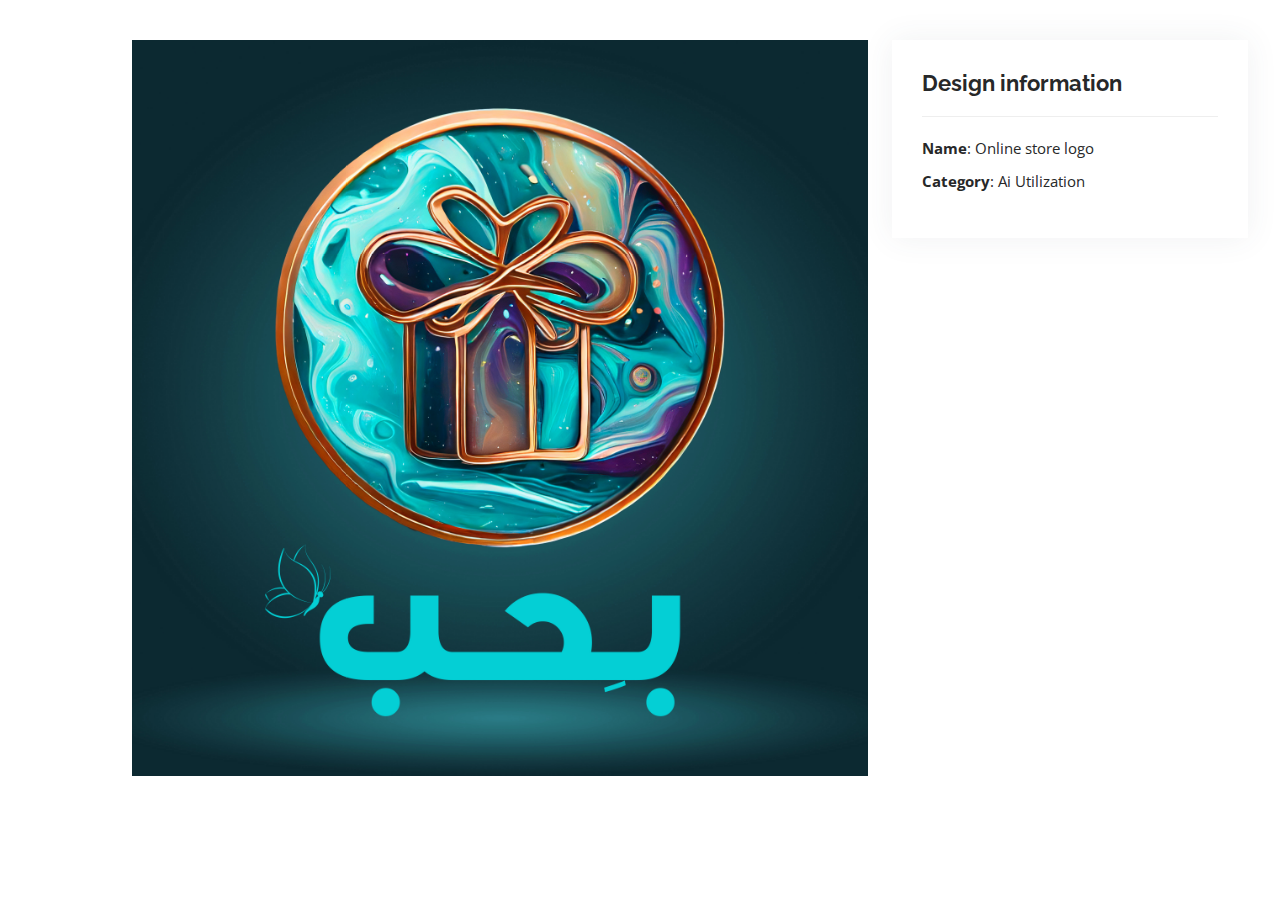
<file: pages/ai.html>
<!DOCTYPE html>
<html lang="en">

<head>
  <meta charset="utf-8">
  <meta content="width=device-width, initial-scale=1.0" name="viewport">

  <title>Mos3ad</title>
  <meta content="graphic designer freelancer" name="description">
  <meta content="graphic designer freelancer" name="keywords">

  <!-- Favicons -->
  <link href="../img/portfolio/logo.png" rel="icon">
  <link href="../img/portfolio/logo.png" rel="apple-touch-icon">

  <!-- Google Fonts -->
  <link href="https://fonts.googleapis.com/css?family=Open+Sans:300,300i,400,400i,600,600i,700,700i|Raleway:300,300i,400,400i,500,500i,600,600i,700,700i|Poppins:300,300i,400,400i,500,500i,600,600i,700,700i" rel="stylesheet">

  <!-- Vendor CSS Files -->
  <link href="../vendor/aos/aos.css" rel="stylesheet">
  <link href="../vendor/bootstrap/css/bootstrap.min.css" rel="stylesheet">
  <link href="../vendor/bootstrap-icons/bootstrap-icons.css" rel="stylesheet">
  <link href="../vendor/boxicons/css/boxicons.min.css" rel="stylesheet">
  <link href="../vendor/glightbox/css/glightbox.min.css" rel="stylesheet">
  <link href="../vendor/swiper/swiper-bundle.min.css" rel="stylesheet">

  <!-- Template Main CSS File -->
  <link href="../css/style.css" rel="stylesheet">


</head>

<body>

  <main id="main">

    <!-- ======= Portfolio Details Section ======= -->
    <section id="portfolio-details" class="portfolio-details">
      <div class="container">

        <div class="row gy-4">

          <div class="col-lg-8">
            <div class="portfolio-details-slider swiper">
              <div class="swiper-wrapper align-items-center">

                <div class="swiper-slide">
                  <img src="../img/portfolio/ai.jpg" alt="">
                </div>


              </div>
              <div class="swiper-pagination"></div>
            </div>
          </div>

          <div class="col-lg-4">
            <div class="portfolio-info">
              <h3>Design information</h3>
              <ul>
                <li><strong>Name</strong>: Online store logo</li>
                <li><strong>Category</strong>: Ai Utilization</li>
              </ul>
            </div>

          </div>

        </div>

      </div>
    </section><!-- End Portfolio Details Section -->

  </main><!-- End #main -->

 

  <!-- Vendor JS Files -->
  <script src="../vendor/purecounter/purecounter_vanilla.js"></script>
  <script src="../vendor/aos/aos.js"></script>
  <script src="../vendor/bootstrap/js/bootstrap.bundle.min.js"></script>
  <script src="../vendor/glightbox/js/glightbox.min.js"></script>
  <script src="../vendor/isotope-layout/isotope.pkgd.min.js"></script>
  <script src="../vendor/swiper/swiper-bundle.min.js"></script>
  <script src="../vendor/typed.js/typed.umd.js"></script>
  <script src="../vendor/waypoints/noframework.waypoints.js"></script>

  <!-- Template Main JS File -->
  <script src="../js/main.js"></script>

</body>

</html>
</file>
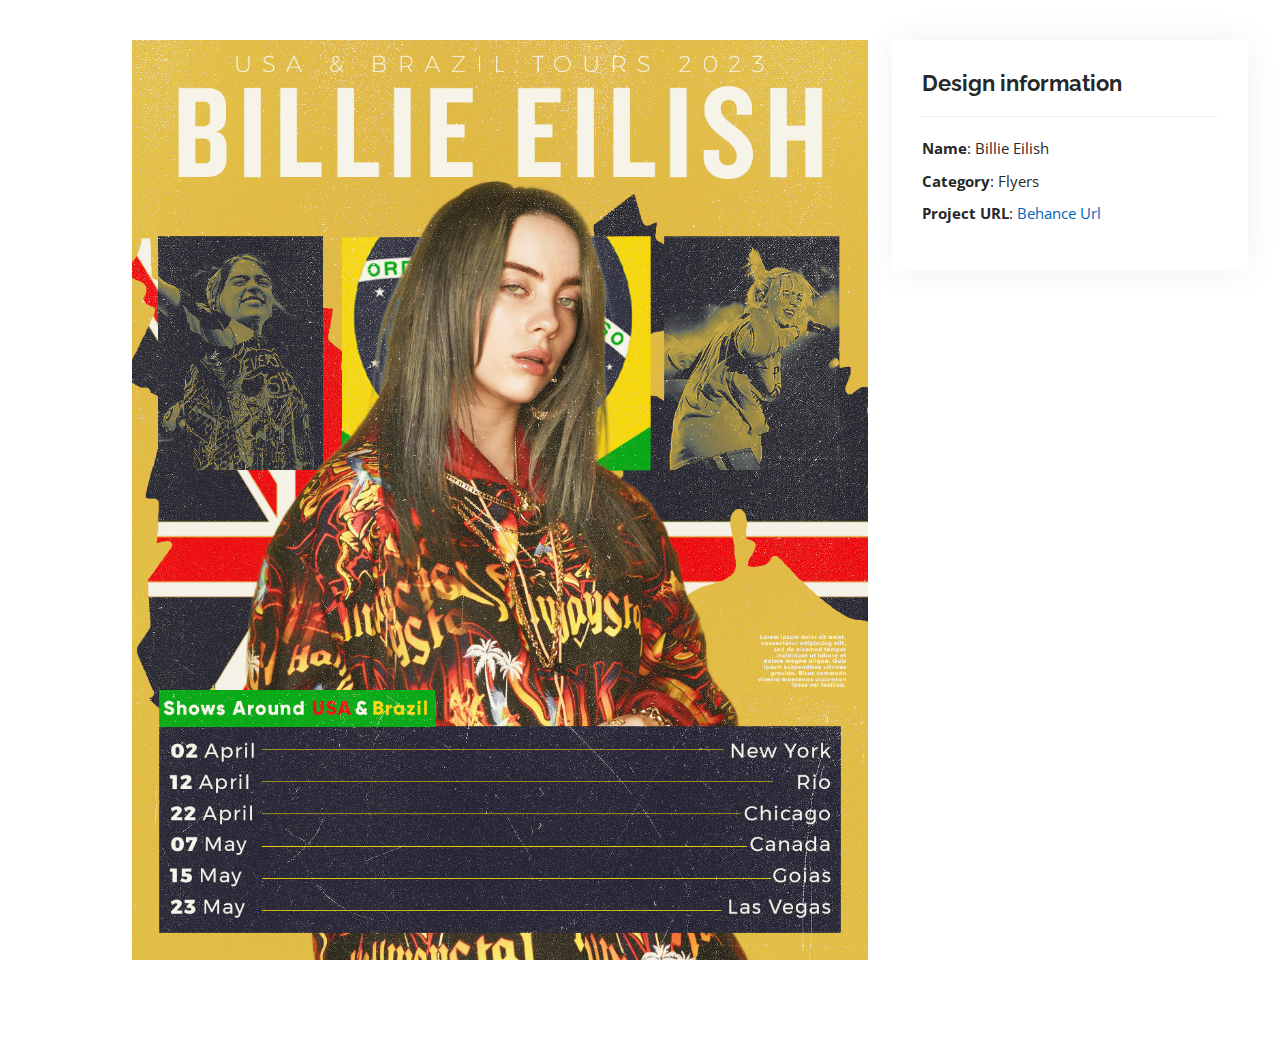
<file: pages/billie.html>
<!DOCTYPE html>
<html lang="en">

<head>
  <meta charset="utf-8">
  <meta content="width=device-width, initial-scale=1.0" name="viewport">

  <title>Mos3ad</title>
  <meta content="graphic designer freelancer" name="description">
  <meta content="graphic designer freelancer" name="keywords">

  <!-- Favicons -->
  <link href="../img/portfolio/logo.png" rel="icon">
  <link href="../img/portfolio/logo.png" rel="apple-touch-icon">

  <!-- Google Fonts -->
  <link href="https://fonts.googleapis.com/css?family=Open+Sans:300,300i,400,400i,600,600i,700,700i|Raleway:300,300i,400,400i,500,500i,600,600i,700,700i|Poppins:300,300i,400,400i,500,500i,600,600i,700,700i" rel="stylesheet">

  <!-- Vendor CSS Files -->
  <link href="../vendor/aos/aos.css" rel="stylesheet">
  <link href="../vendor/bootstrap/css/bootstrap.min.css" rel="stylesheet">
  <link href="../vendor/bootstrap-icons/bootstrap-icons.css" rel="stylesheet">
  <link href="../vendor/boxicons/css/boxicons.min.css" rel="stylesheet">
  <link href="../vendor/glightbox/css/glightbox.min.css" rel="stylesheet">
  <link href="../vendor/swiper/swiper-bundle.min.css" rel="stylesheet">

  <!-- Template Main CSS File -->
  <link href="../css/style.css" rel="stylesheet">


</head>

<body>

  <main id="main">

    <!-- ======= Portfolio Details Section ======= -->
    <section id="portfolio-details" class="portfolio-details">
      <div class="container">

        <div class="row gy-4">

          <div class="col-lg-8">
            <div class="portfolio-details-slider swiper">
              <div class="swiper-wrapper align-items-center">

                <div class="swiper-slide">
                  <img src="../img/portfolio/Billie.png" alt="">
                </div>


              </div>
              <div class="swiper-pagination"></div>
            </div>
          </div>

          <div class="col-lg-4">
            <div class="portfolio-info">
              <h3>Design information</h3>
              <ul>
                <li><strong>Name</strong>: Billie Eilish</li>
                <li><strong>Category</strong>: Flyers</li>
                <li><strong>Project URL</strong>: <a href="https://www.behance.net/gallery/178649031/Billie-Eilish-Flyer-Poster-_UNOFFICIAL_" target="_blank">Behance Url</a></li>
              </ul>
            </div>

          </div>

        </div>

      </div>
    </section><!-- End Portfolio Details Section -->

  </main><!-- End #main -->

 

  <!-- Vendor JS Files -->
  <script src="../vendor/purecounter/purecounter_vanilla.js"></script>
  <script src="../vendor/aos/aos.js"></script>
  <script src="../vendor/bootstrap/js/bootstrap.bundle.min.js"></script>
  <script src="../vendor/glightbox/js/glightbox.min.js"></script>
  <script src="../vendor/isotope-layout/isotope.pkgd.min.js"></script>
  <script src="../vendor/swiper/swiper-bundle.min.js"></script>
  <script src="../vendor/typed.js/typed.umd.js"></script>
  <script src="../vendor/waypoints/noframework.waypoints.js"></script>

  <!-- Template Main JS File -->
  <script src="../js/main.js"></script>

</body>

</html>
</file>
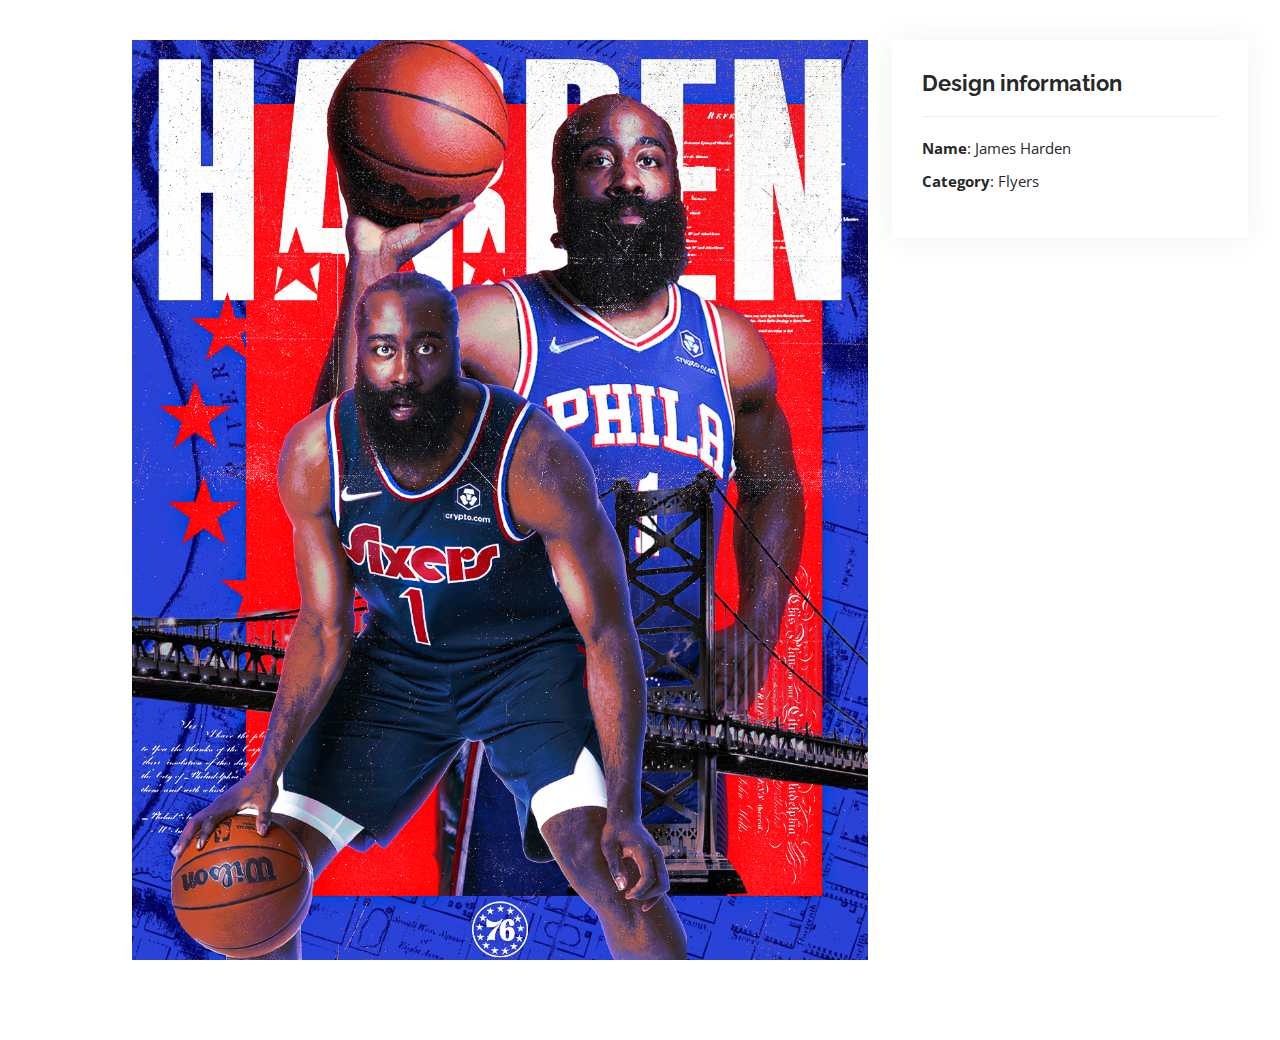
<file: pages/harden.html>
<!DOCTYPE html>
<html lang="en">

<head>
  <meta charset="utf-8">
  <meta content="width=device-width, initial-scale=1.0" name="viewport">

  <title>Mos3ad</title>
  <meta content="graphic designer freelancer" name="description">
  <meta content="graphic designer freelancer" name="keywords">

  <!-- Favicons -->
  <link href="../img/portfolio/logo.png" rel="icon">
  <link href="../img/portfolio/logo.png" rel="apple-touch-icon">

  <!-- Google Fonts -->
  <link href="https://fonts.googleapis.com/css?family=Open+Sans:300,300i,400,400i,600,600i,700,700i|Raleway:300,300i,400,400i,500,500i,600,600i,700,700i|Poppins:300,300i,400,400i,500,500i,600,600i,700,700i" rel="stylesheet">

  <!-- Vendor CSS Files -->
  <link href="../vendor/aos/aos.css" rel="stylesheet">
  <link href="../vendor/bootstrap/css/bootstrap.min.css" rel="stylesheet">
  <link href="../vendor/bootstrap-icons/bootstrap-icons.css" rel="stylesheet">
  <link href="../vendor/boxicons/css/boxicons.min.css" rel="stylesheet">
  <link href="../vendor/glightbox/css/glightbox.min.css" rel="stylesheet">
  <link href="../vendor/swiper/swiper-bundle.min.css" rel="stylesheet">

  <!-- Template Main CSS File -->
  <link href="../css/style.css" rel="stylesheet">


</head>

<body>

  <main id="main">

    <!-- ======= Portfolio Details Section ======= -->
    <section id="portfolio-details" class="portfolio-details">
      <div class="container">

        <div class="row gy-4">

          <div class="col-lg-8">
            <div class="portfolio-details-slider swiper">
              <div class="swiper-wrapper align-items-center">

                <div class="swiper-slide">
                  <img src="../img/portfolio/harden.png" alt="">
                </div>


              </div>
              <div class="swiper-pagination"></div>
            </div>
          </div>

          <div class="col-lg-4">
            <div class="portfolio-info">
              <h3>Design information</h3>
              <ul>
                <li><strong>Name</strong>: James Harden</li>
                <li><strong>Category</strong>: Flyers</li>
              </ul>
            </div>
          </div>

        </div>

      </div>
    </section><!-- End Portfolio Details Section -->

  </main><!-- End #main -->

 

  <!-- Vendor JS Files -->
  <script src="../vendor/purecounter/purecounter_vanilla.js"></script>
  <script src="../vendor/aos/aos.js"></script>
  <script src="../vendor/bootstrap/js/bootstrap.bundle.min.js"></script>
  <script src="../vendor/glightbox/js/glightbox.min.js"></script>
  <script src="../vendor/isotope-layout/isotope.pkgd.min.js"></script>
  <script src="../vendor/swiper/swiper-bundle.min.js"></script>
  <script src="../vendor/typed.js/typed.umd.js"></script>
  <script src="../vendor/waypoints/noframework.waypoints.js"></script>

  <!-- Template Main JS File -->
  <script src="../js/main.js"></script>

</body>

</html>
</file>
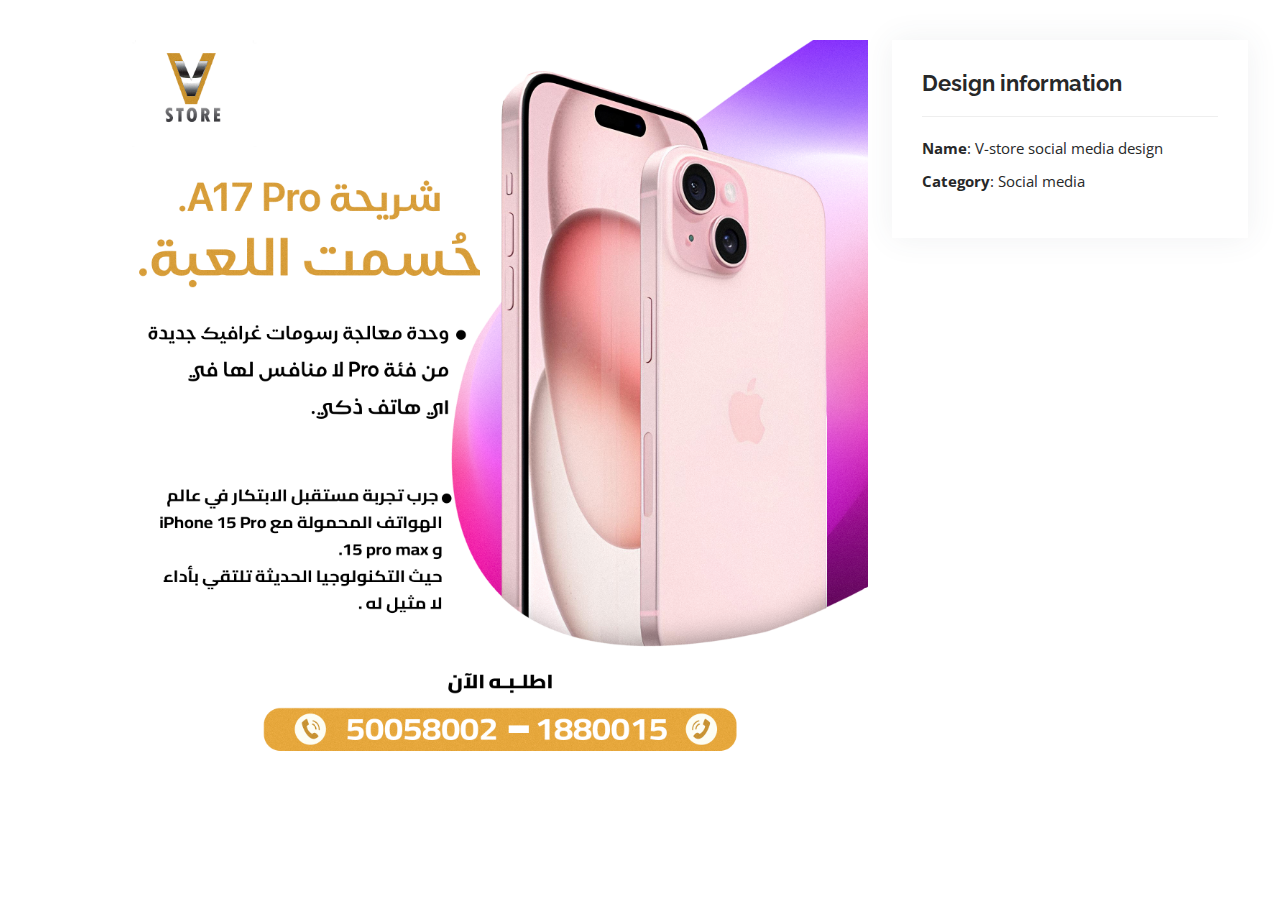
<file: pages/iphone.html>
<!DOCTYPE html>
<html lang="en">

<head>
  <meta charset="utf-8">
  <meta content="width=device-width, initial-scale=1.0" name="viewport">

  <title>Mos3ad</title>
  <meta content="graphic designer freelancer" name="description">
  <meta content="graphic designer freelancer" name="keywords">

  <!-- Favicons -->
  <link href="../img/portfolio/logo.png" rel="icon">
  <link href="../img/portfolio/logo.png" rel="apple-touch-icon">

  <!-- Google Fonts -->
  <link href="https://fonts.googleapis.com/css?family=Open+Sans:300,300i,400,400i,600,600i,700,700i|Raleway:300,300i,400,400i,500,500i,600,600i,700,700i|Poppins:300,300i,400,400i,500,500i,600,600i,700,700i" rel="stylesheet">

  <!-- Vendor CSS Files -->
  <link href="../vendor/aos/aos.css" rel="stylesheet">
  <link href="../vendor/bootstrap/css/bootstrap.min.css" rel="stylesheet">
  <link href="../vendor/bootstrap-icons/bootstrap-icons.css" rel="stylesheet">
  <link href="../vendor/boxicons/css/boxicons.min.css" rel="stylesheet">
  <link href="../vendor/glightbox/css/glightbox.min.css" rel="stylesheet">
  <link href="../vendor/swiper/swiper-bundle.min.css" rel="stylesheet">

  <!-- Template Main CSS File -->
  <link href="../css/style.css" rel="stylesheet">


</head>

<body>

  <main id="main">

    <!-- ======= Portfolio Details Section ======= -->
    <section id="portfolio-details" class="portfolio-details">
      <div class="container">

        <div class="row gy-4">

          <div class="col-lg-8">
            <div class="portfolio-details-slider swiper">
              <div class="swiper-wrapper align-items-center">

                <div class="swiper-slide">
                  <img src="../img/portfolio/iphone.png" alt="">
                </div>


              </div>
              <div class="swiper-pagination"></div>
            </div>
          </div>

          <div class="col-lg-4">
            <div class="portfolio-info">
              <h3>Design information</h3>
              <ul>
                  <li><strong>Name</strong>: V-store social media design</li>
                  <li><strong>Category</strong>: Social media</li>
              </ul>
            </div>
            
          </div>

        </div>

      </div>
    </section><!-- End Portfolio Details Section -->

  </main><!-- End #main -->

 

  <!-- Vendor JS Files -->
  <script src="../vendor/purecounter/purecounter_vanilla.js"></script>
  <script src="../vendor/aos/aos.js"></script>
  <script src="../vendor/bootstrap/js/bootstrap.bundle.min.js"></script>
  <script src="../vendor/glightbox/js/glightbox.min.js"></script>
  <script src="../vendor/isotope-layout/isotope.pkgd.min.js"></script>
  <script src="../vendor/swiper/swiper-bundle.min.js"></script>
  <script src="../vendor/typed.js/typed.umd.js"></script>
  <script src="../vendor/waypoints/noframework.waypoints.js"></script>

  <!-- Template Main JS File -->
  <script src="../js/main.js"></script>

</body>

</html>
</file>
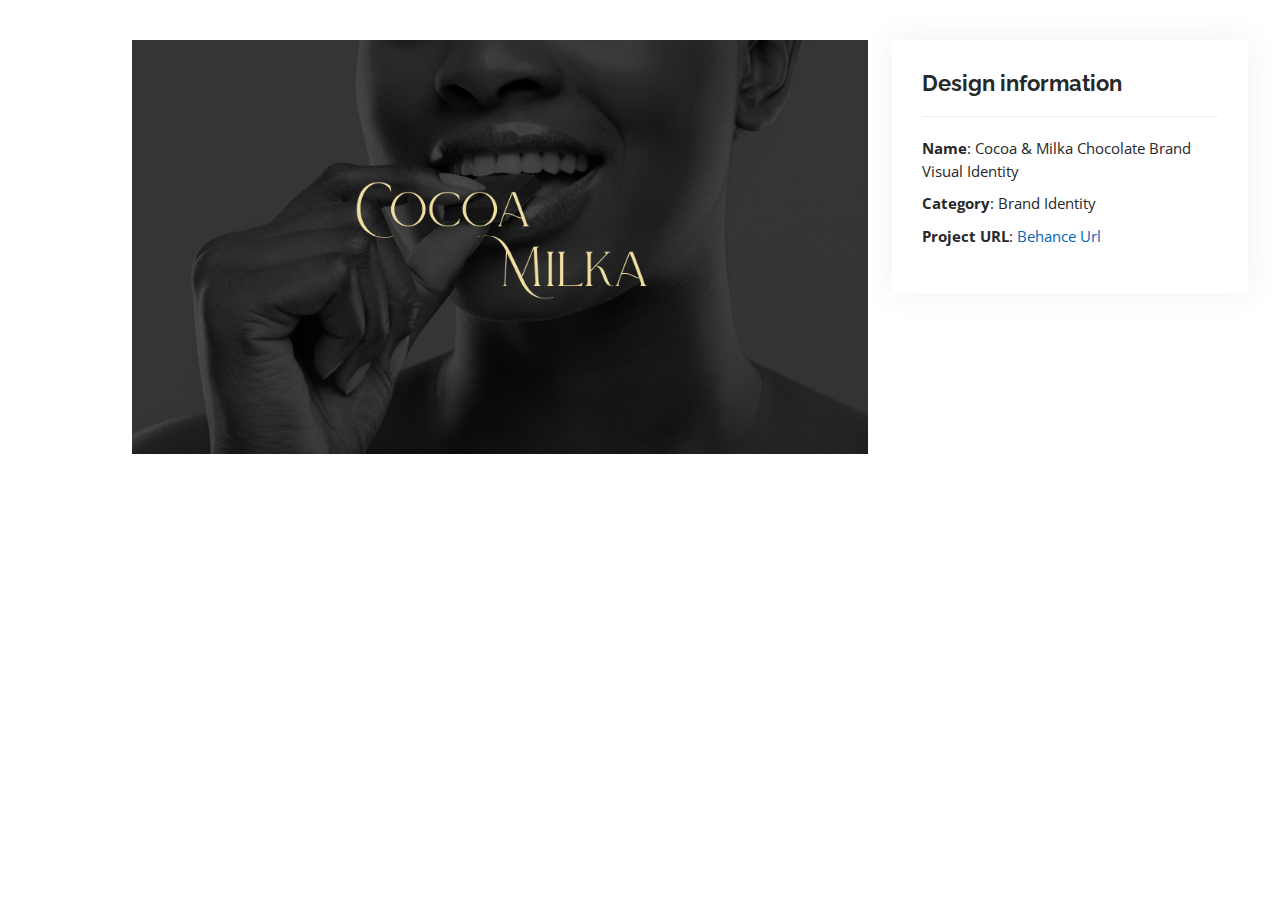
<file: pages/milka.html>
<!DOCTYPE html>
<html lang="en">
  <head>
    <meta charset="utf-8" />
    <meta content="width=device-width, initial-scale=1.0" name="viewport" />

    <title>Mos3ad</title>
    <meta content="graphic designer freelancer" name="description" />
    <meta content="graphic designer freelancer" name="keywords" />

    <!-- Favicons -->
    <link href="../img/portfolio/logo.png" rel="icon" />
    <link href="../img/portfolio/logo.png" rel="apple-touch-icon" />

    <!-- Google Fonts -->
    <link
      href="https://fonts.googleapis.com/css?family=Open+Sans:300,300i,400,400i,600,600i,700,700i|Raleway:300,300i,400,400i,500,500i,600,600i,700,700i|Poppins:300,300i,400,400i,500,500i,600,600i,700,700i"
      rel="stylesheet"
    />

    <!-- Vendor CSS Files -->
    <link href="../vendor/aos/aos.css" rel="stylesheet" />
    <link href="../vendor/bootstrap/css/bootstrap.min.css" rel="stylesheet" />
    <link
      href="../vendor/bootstrap-icons/bootstrap-icons.css"
      rel="stylesheet"
    />
    <link href="../vendor/boxicons/css/boxicons.min.css" rel="stylesheet" />
    <link href="../vendor/glightbox/css/glightbox.min.css" rel="stylesheet" />
    <link href="../vendor/swiper/swiper-bundle.min.css" rel="stylesheet" />

    <!-- Template Main CSS File -->
    <link href="../css/style.css" rel="stylesheet" />
  </head>

  <body>
    <main id="main">
      <!-- ======= Portfolio Details Section ======= -->
      <section id="portfolio-details" class="portfolio-details">
        <div class="container">
          <div class="row gy-4">
            <div class="col-lg-8">
              <div class="portfolio-details-slider swiper">
                <div class="swiper-wrapper align-items-center">
                  <div class="swiper-slide">
                    <img src="../img/portfolio/milka.png" alt="" />
                  </div>
                </div>
                <div class="swiper-pagination"></div>
              </div>
            </div>

            <div class="col-lg-4">
              <div class="portfolio-info">
                <h3>Design information</h3>
                <ul>
                  <li>
                    <strong>Name</strong>: Cocoa & Milka Chocolate Brand Visual
                    Identity
                  </li>
                  <li><strong>Category</strong>: Brand Identity</li>
                  <li>
                    <strong>Project URL</strong>:
                    <a
                      href="https://www.behance.net/gallery/181568077/Cocoa-milka-Chocolate-Brand-Visual-Identity"
                      target="_blank"
                      >Behance Url</a
                    >
                  </li>
                </ul>
              </div>
            </div>
          </div>
        </div>
      </section>
      <!-- End Portfolio Details Section -->
    </main>
    <!-- End #main -->

    <!-- Vendor JS Files -->
    <script src="../vendor/purecounter/purecounter_vanilla.js"></script>
    <script src="../vendor/aos/aos.js"></script>
    <script src="../vendor/bootstrap/js/bootstrap.bundle.min.js"></script>
    <script src="../vendor/glightbox/js/glightbox.min.js"></script>
    <script src="../vendor/isotope-layout/isotope.pkgd.min.js"></script>
    <script src="../vendor/swiper/swiper-bundle.min.js"></script>
    <script src="../vendor/typed.js/typed.umd.js"></script>
    <script src="../vendor/waypoints/noframework.waypoints.js"></script>

    <!-- Template Main JS File -->
    <script src="../js/main.js"></script>
  </body>
</html>
</file>
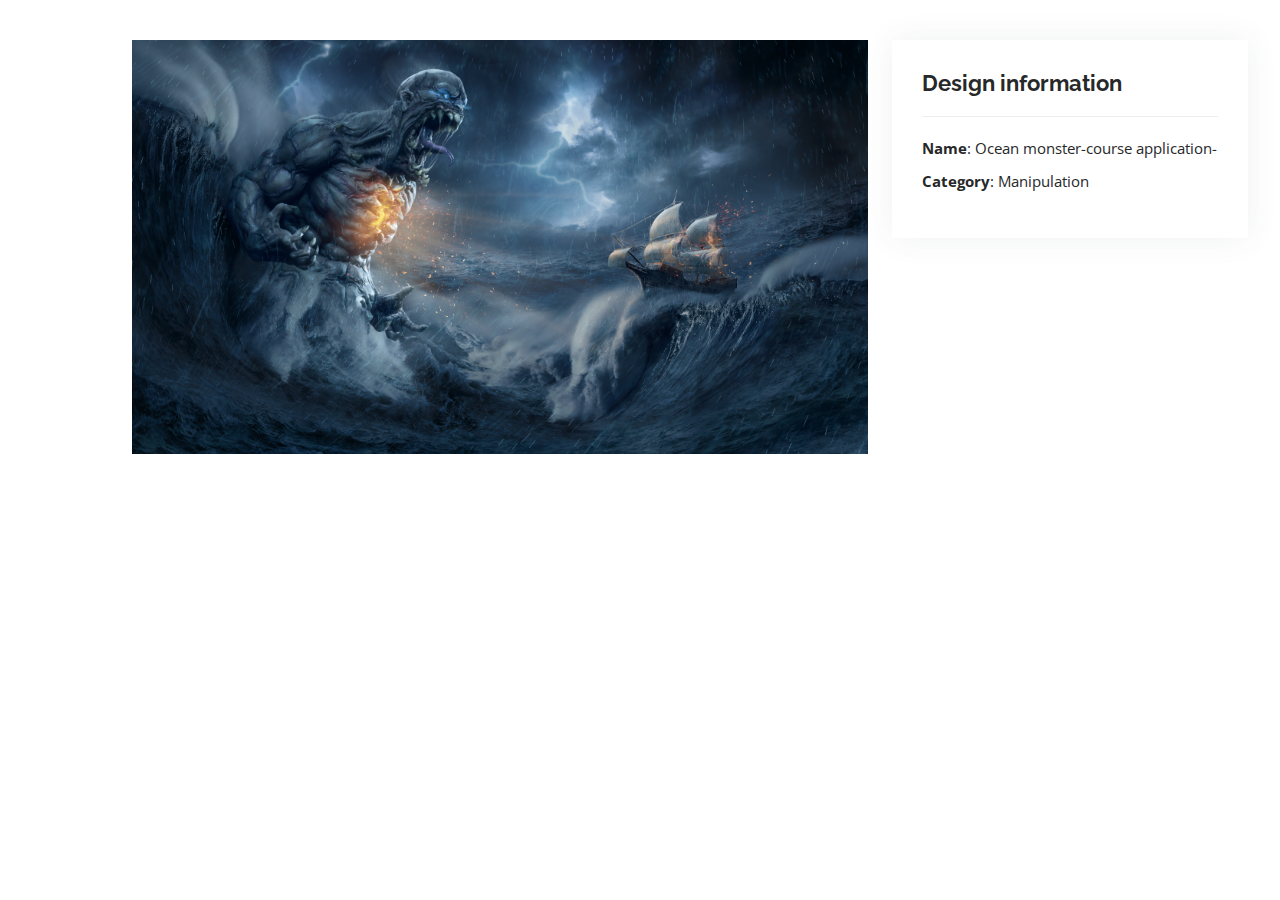
<file: pages/ocean.html>
<!DOCTYPE html>
<html lang="en">

<head>
  <meta charset="utf-8">
  <meta content="width=device-width, initial-scale=1.0" name="viewport">

  <title>Mos3ad</title>
  <meta content="graphic designer freelancer" name="description">
  <meta content="graphic designer freelancer" name="keywords">

  <!-- Favicons -->
  <link href="../img/portfolio/logo.png" rel="icon">
  <link href="../img/portfolio/logo.png" rel="apple-touch-icon">

  <!-- Google Fonts -->
  <link href="https://fonts.googleapis.com/css?family=Open+Sans:300,300i,400,400i,600,600i,700,700i|Raleway:300,300i,400,400i,500,500i,600,600i,700,700i|Poppins:300,300i,400,400i,500,500i,600,600i,700,700i" rel="stylesheet">

  <!-- Vendor CSS Files -->
  <link href="../vendor/aos/aos.css" rel="stylesheet">
  <link href="../vendor/bootstrap/css/bootstrap.min.css" rel="stylesheet">
  <link href="../vendor/bootstrap-icons/bootstrap-icons.css" rel="stylesheet">
  <link href="../vendor/boxicons/css/boxicons.min.css" rel="stylesheet">
  <link href="../vendor/glightbox/css/glightbox.min.css" rel="stylesheet">
  <link href="../vendor/swiper/swiper-bundle.min.css" rel="stylesheet">

  <!-- Template Main CSS File -->
  <link href="../css/style.css" rel="stylesheet">


</head>

<body>

  <main id="main">

    <!-- ======= Portfolio Details Section ======= -->
    <section id="portfolio-details" class="portfolio-details">
      <div class="container">

        <div class="row gy-4">

          <div class="col-lg-8">
            <div class="portfolio-details-slider swiper">
              <div class="swiper-wrapper align-items-center">

                <div class="swiper-slide">
                  <img src="../img/portfolio/full.jpg" alt="">
                </div>


              </div>
              <div class="swiper-pagination"></div>
            </div>
          </div>

          <div class="col-lg-4">
            <div class="portfolio-info">
              <h3>Design information</h3>
              <ul>
                <li><strong>Name</strong>: Ocean monster-course application-</li>
                <li><strong>Category</strong>: Manipulation</li>
              </ul>
            </div>

          </div>

        </div>

      </div>
    </section><!-- End Portfolio Details Section -->

  </main><!-- End #main -->

 

  <!-- Vendor JS Files -->
  <script src="../vendor/purecounter/purecounter_vanilla.js"></script>
  <script src="../vendor/aos/aos.js"></script>
  <script src="../vendor/bootstrap/js/bootstrap.bundle.min.js"></script>
  <script src="../vendor/glightbox/js/glightbox.min.js"></script>
  <script src="../vendor/isotope-layout/isotope.pkgd.min.js"></script>
  <script src="../vendor/swiper/swiper-bundle.min.js"></script>
  <script src="../vendor/typed.js/typed.umd.js"></script>
  <script src="../vendor/waypoints/noframework.waypoints.js"></script>

  <!-- Template Main JS File -->
  <script src="../js/main.js"></script>

</body>

</html>
</file>
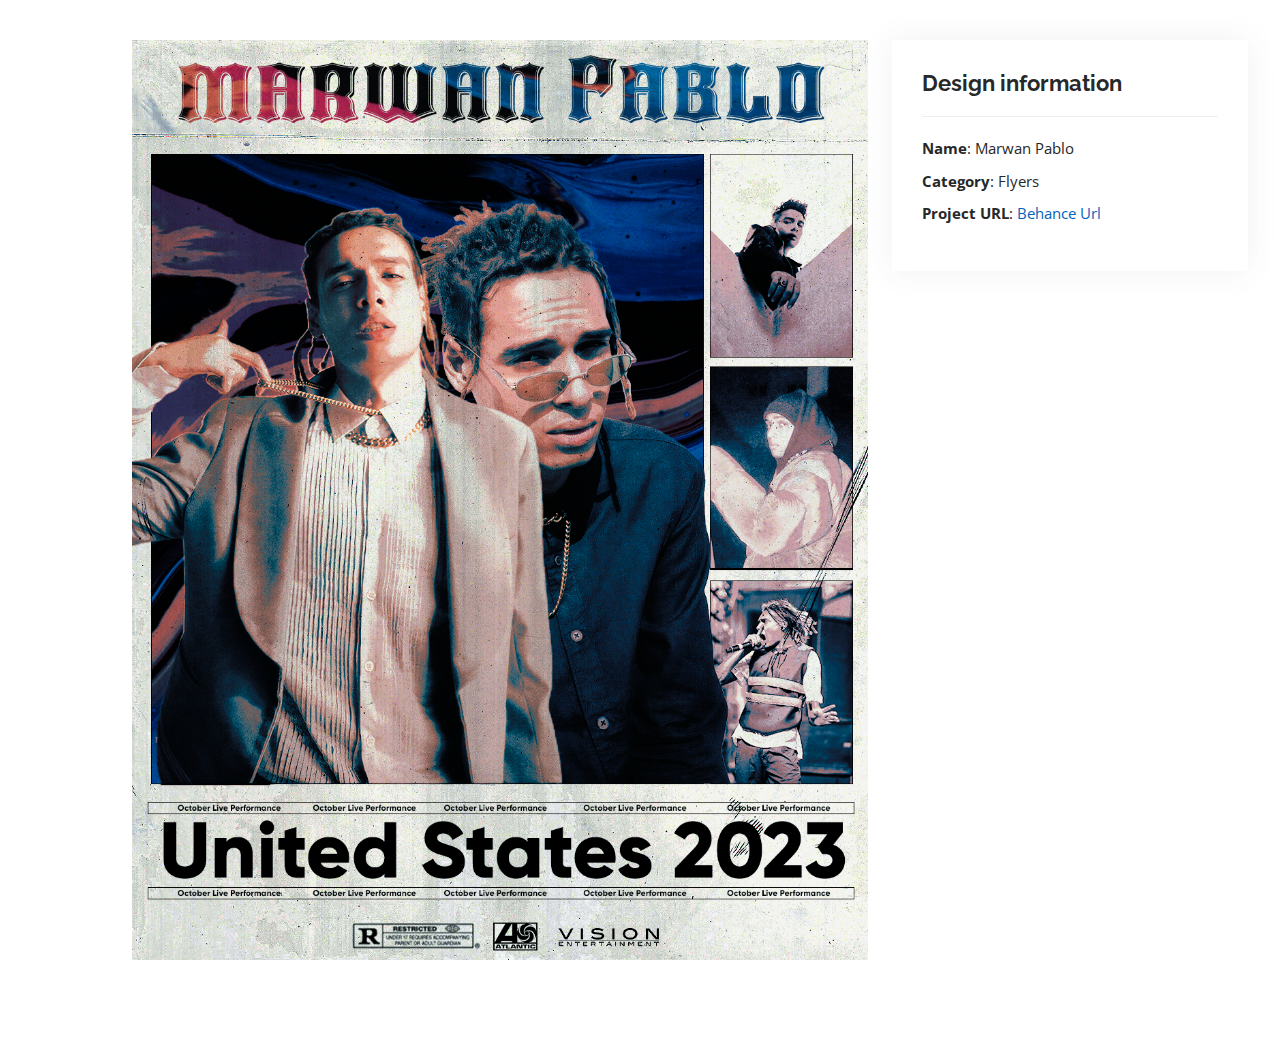
<file: pages/pablo.html>
<!DOCTYPE html>
<html lang="en">

<head>
  <meta charset="utf-8">
  <meta content="width=device-width, initial-scale=1.0" name="viewport">

  <title>Mos3ad</title>
  <meta content="graphic designer freelancer" name="description">
  <meta content="graphic designer freelancer" name="keywords">

  <!-- Favicons -->
  <link href="../img/portfolio/logo.png" rel="icon">
  <link href="../img/portfolio/logo.png" rel="apple-touch-icon">

  <!-- Google Fonts -->
  <link href="https://fonts.googleapis.com/css?family=Open+Sans:300,300i,400,400i,600,600i,700,700i|Raleway:300,300i,400,400i,500,500i,600,600i,700,700i|Poppins:300,300i,400,400i,500,500i,600,600i,700,700i" rel="stylesheet">

  <!-- Vendor CSS Files -->
  <link href="../vendor/aos/aos.css" rel="stylesheet">
  <link href="../vendor/bootstrap/css/bootstrap.min.css" rel="stylesheet">
  <link href="../vendor/bootstrap-icons/bootstrap-icons.css" rel="stylesheet">
  <link href="../vendor/boxicons/css/boxicons.min.css" rel="stylesheet">
  <link href="../vendor/glightbox/css/glightbox.min.css" rel="stylesheet">
  <link href="../vendor/swiper/swiper-bundle.min.css" rel="stylesheet">

  <!-- Template Main CSS File -->
  <link href="../css/style.css" rel="stylesheet">


</head>

<body>

  <main id="main">

    <!-- ======= Portfolio Details Section ======= -->
    <section id="portfolio-details" class="portfolio-details">
      <div class="container">

        <div class="row gy-4">

          <div class="col-lg-8">
            <div class="portfolio-details-slider swiper">
              <div class="swiper-wrapper align-items-center">

                <div class="swiper-slide">
                  <img src="../img/portfolio/Pablo.png" alt="">
                </div>


              </div>
              <div class="swiper-pagination"></div>
            </div>
          </div>

          <div class="col-lg-4">
            <div class="portfolio-info">
              <h3>Design information</h3>
              <ul>
                <li><strong>Name</strong>: Marwan Pablo</li>
                <li><strong>Category</strong>: Flyers</li>
                <li><strong>Project URL</strong>: <a href="https://www.behance.net/gallery/178739063/Marwan-Pablo-FlyerPoster-_UNOFFICIAL_" target="_blank">Behance Url</a></li>
              </ul>
            </div>

          </div>

        </div>

      </div>
    </section><!-- End Portfolio Details Section -->

  </main><!-- End #main -->

 

  <!-- Vendor JS Files -->
  <script src="../vendor/purecounter/purecounter_vanilla.js"></script>
  <script src="../vendor/aos/aos.js"></script>
  <script src="../vendor/bootstrap/js/bootstrap.bundle.min.js"></script>
  <script src="../vendor/glightbox/js/glightbox.min.js"></script>
  <script src="../vendor/isotope-layout/isotope.pkgd.min.js"></script>
  <script src="../vendor/swiper/swiper-bundle.min.js"></script>
  <script src="../vendor/typed.js/typed.umd.js"></script>
  <script src="../vendor/waypoints/noframework.waypoints.js"></script>

  <!-- Template Main JS File -->
  <script src="../js/main.js"></script>

</body>

</html>
</file>
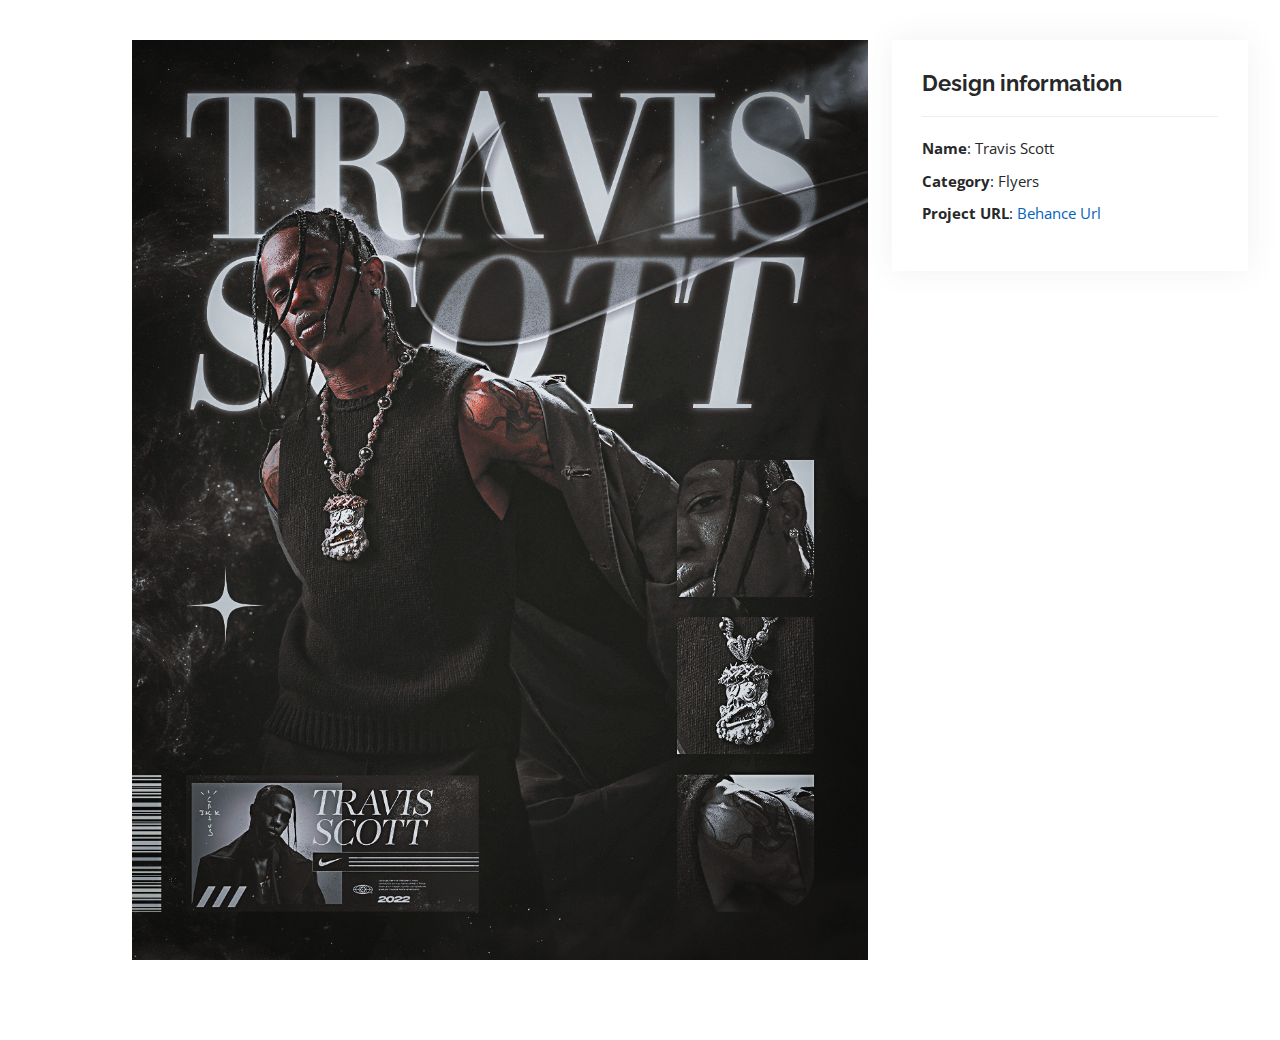
<file: pages/travis.html>
<!DOCTYPE html>
<html lang="en">

<head>
  <meta charset="utf-8">
  <meta content="width=device-width, initial-scale=1.0" name="viewport">

  <title>Mos3ad</title>
  <meta content="graphic designer freelancer" name="description">
  <meta content="graphic designer freelancer" name="keywords">

  <!-- Favicons -->
  <link href="../img/portfolio/logo.png" rel="icon">
  <link href="../img/portfolio/logo.png" rel="apple-touch-icon">

  <!-- Google Fonts -->
  <link href="https://fonts.googleapis.com/css?family=Open+Sans:300,300i,400,400i,600,600i,700,700i|Raleway:300,300i,400,400i,500,500i,600,600i,700,700i|Poppins:300,300i,400,400i,500,500i,600,600i,700,700i" rel="stylesheet">

  <!-- Vendor CSS Files -->
  <link href="../vendor/aos/aos.css" rel="stylesheet">
  <link href="../vendor/bootstrap/css/bootstrap.min.css" rel="stylesheet">
  <link href="../vendor/bootstrap-icons/bootstrap-icons.css" rel="stylesheet">
  <link href="../vendor/boxicons/css/boxicons.min.css" rel="stylesheet">
  <link href="../vendor/glightbox/css/glightbox.min.css" rel="stylesheet">
  <link href="../vendor/swiper/swiper-bundle.min.css" rel="stylesheet">

  <!-- Template Main CSS File -->
  <link href="../css/style.css" rel="stylesheet">


</head>

<body>

  <main id="main">

    <!-- ======= Portfolio Details Section ======= -->
    <section id="portfolio-details" class="portfolio-details">
      <div class="container">

        <div class="row gy-4">

          <div class="col-lg-8">
            <div class="portfolio-details-slider swiper">
              <div class="swiper-wrapper align-items-center">

                <div class="swiper-slide">
                  <img src="../img/portfolio/travis.png" alt="">
                </div>


              </div>
              <div class="swiper-pagination"></div>
            </div>
          </div>

          <div class="col-lg-4">
            <div class="portfolio-info">
              <h3>Design information</h3>
              <ul>
                <li><strong>Name</strong>: Travis Scott</li>
                <li><strong>Category</strong>: Flyers</li>
                <li><strong>Project URL</strong>: <a href="https://www.behance.net/gallery/178599205/Travis-Scott-Flyer-Poster-_UNOFFICIAL_" target="_blank">Behance Url</a></li>
              </ul>
            </div>

          </div>

        </div>

      </div>
    </section><!-- End Portfolio Details Section -->

  </main><!-- End #main -->

 

  <!-- Vendor JS Files -->
  <script src="../vendor/purecounter/purecounter_vanilla.js"></script>
  <script src="../vendor/aos/aos.js"></script>
  <script src="../vendor/bootstrap/js/bootstrap.bundle.min.js"></script>
  <script src="../vendor/glightbox/js/glightbox.min.js"></script>
  <script src="../vendor/isotope-layout/isotope.pkgd.min.js"></script>
  <script src="../vendor/swiper/swiper-bundle.min.js"></script>
  <script src="../vendor/typed.js/typed.umd.js"></script>
  <script src="../vendor/waypoints/noframework.waypoints.js"></script>

  <!-- Template Main JS File -->
  <script src="../js/main.js"></script>

</body>

</html>
</file>
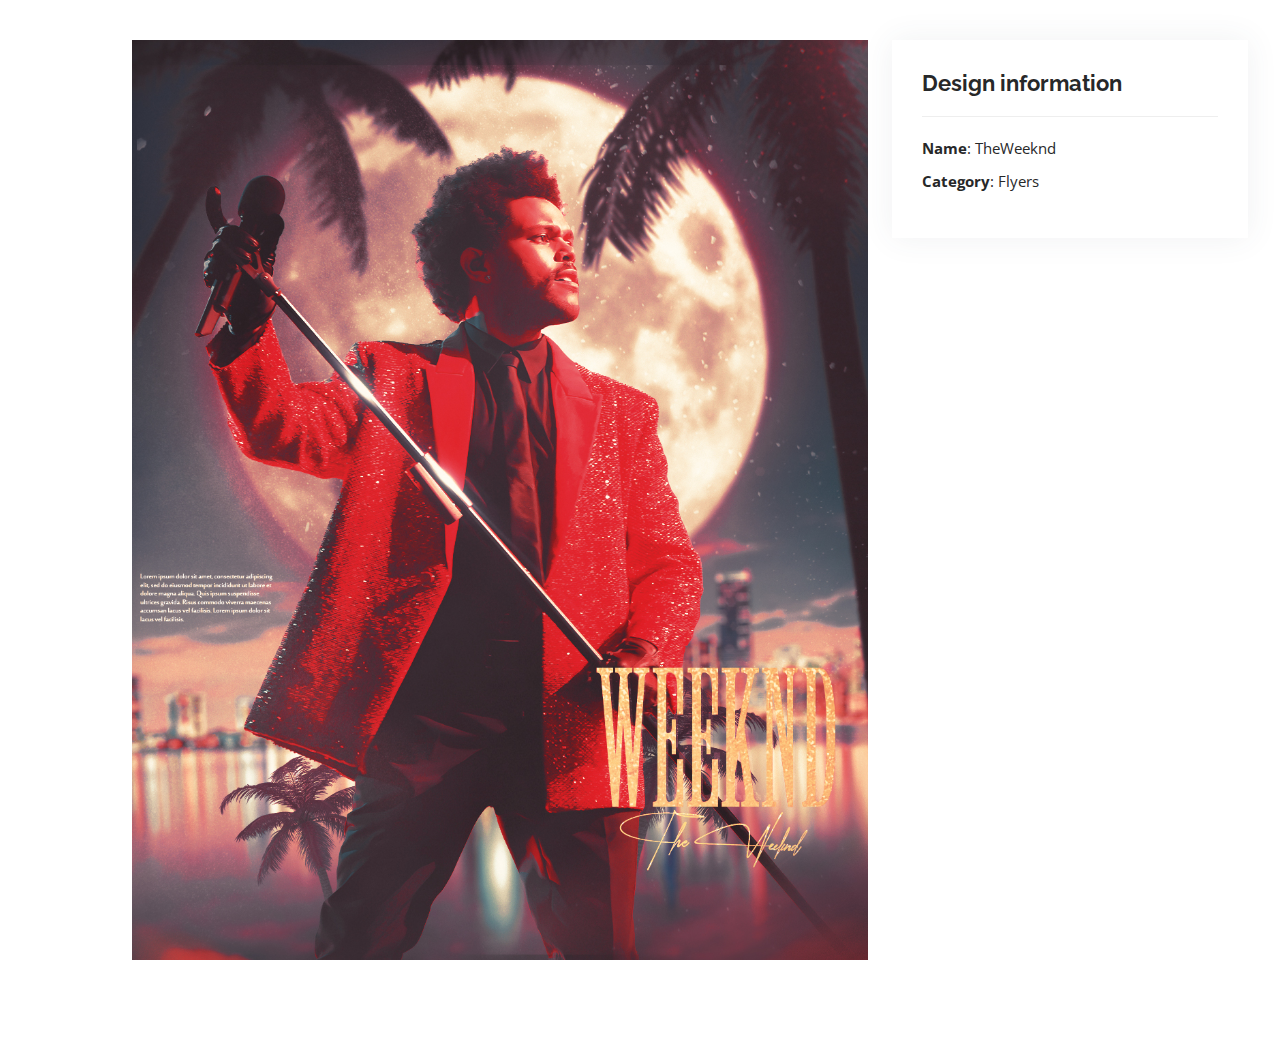
<file: pages/weeknd.html>
<!DOCTYPE html>
<html lang="en">

<head>
  <meta charset="utf-8">
  <meta content="width=device-width, initial-scale=1.0" name="viewport">

  <title>Mos3ad</title>
  <meta content="graphic designer freelancer" name="description">
  <meta content="graphic designer freelancer" name="keywords">

  <!-- Favicons -->
  <link href="../img/portfolio/logo.png" rel="icon">
  <link href="../img/portfolio/logo.png" rel="apple-touch-icon">

  <!-- Google Fonts -->
  <link href="https://fonts.googleapis.com/css?family=Open+Sans:300,300i,400,400i,600,600i,700,700i|Raleway:300,300i,400,400i,500,500i,600,600i,700,700i|Poppins:300,300i,400,400i,500,500i,600,600i,700,700i" rel="stylesheet">

  <!-- Vendor CSS Files -->
  <link href="../vendor/aos/aos.css" rel="stylesheet">
  <link href="../vendor/bootstrap/css/bootstrap.min.css" rel="stylesheet">
  <link href="../vendor/bootstrap-icons/bootstrap-icons.css" rel="stylesheet">
  <link href="../vendor/boxicons/css/boxicons.min.css" rel="stylesheet">
  <link href="../vendor/glightbox/css/glightbox.min.css" rel="stylesheet">
  <link href="../vendor/swiper/swiper-bundle.min.css" rel="stylesheet">

  <!-- Template Main CSS File -->
  <link href="../css/style.css" rel="stylesheet">


</head>

<body>

  <main id="main">

    <!-- ======= Portfolio Details Section ======= -->
    <section id="portfolio-details" class="portfolio-details">
      <div class="container">

        <div class="row gy-4">

          <div class="col-lg-8">
            <div class="portfolio-details-slider swiper">
              <div class="swiper-wrapper align-items-center">

                <div class="swiper-slide">
                  <img src="../img/portfolio/weeknd.jpg" alt="">
                </div>


              </div>
              <div class="swiper-pagination"></div>
            </div>
          </div>

          <div class="col-lg-4">
            <div class="portfolio-info">
              <h3>Design information</h3>
              <ul>
                <li><strong>Name</strong>: TheWeeknd</li>
                <li><strong>Category</strong>: Flyers</li>
              </ul>
            </div>
          </div>

        </div>

      </div>
    </section><!-- End Portfolio Details Section -->

  </main><!-- End #main -->

 

  <!-- Vendor JS Files -->
  <script src="../vendor/purecounter/purecounter_vanilla.js"></script>
  <script src="../vendor/aos/aos.js"></script>
  <script src="../vendor/bootstrap/js/bootstrap.bundle.min.js"></script>
  <script src="../vendor/glightbox/js/glightbox.min.js"></script>
  <script src="../vendor/isotope-layout/isotope.pkgd.min.js"></script>
  <script src="../vendor/swiper/swiper-bundle.min.js"></script>
  <script src="../vendor/typed.js/typed.umd.js"></script>
  <script src="../vendor/waypoints/noframework.waypoints.js"></script>

  <!-- Template Main JS File -->
  <script src="../js/main.js"></script>

</body>

</html>
</file>
<file: css/style.css>
body {
  font-family: "Open Sans", sans-serif;
  color: #272829;
}

a {
  color: #0563bb;
  text-decoration: none;
}

a:hover {
  color: #067ded;
  text-decoration: none;
}

h1,
h2,
h3,
h4,
h5,
h6 {
  font-family: "Raleway", sans-serif;
}

/*--------------------------------------------------------------
# Back to top button
--------------------------------------------------------------*/
.back-to-top {
  position: fixed;
  visibility: hidden;
  opacity: 0;
  right: 15px;
  bottom: 15px;
  z-index: 996;
  background: #0563bb;
  width: 40px;
  height: 40px;
  border-radius: 50px;
  transition: all 0.4s;
}

.back-to-top i {
  font-size: 28px;
  color: #fff;
  line-height: 0;
}

.back-to-top:hover {
  background: #0678e3;
  color: #fff;
}

.back-to-top.active {
  visibility: visible;
  opacity: 1;
}

/*--------------------------------------------------------------
# Preloader
--------------------------------------------------------------*/
#preloader {
  position: fixed;
  top: 0;
  left: 0;
  right: 0;
  bottom: 0;
  z-index: 9999;
  overflow: hidden;
  background: #fff;
}

#preloader:before {
  content: "";
  position: fixed;
  top: calc(50% - 30px);
  left: calc(50% - 30px);
  border: 6px solid #0563bb;
  border-top-color: #fff;
  border-bottom-color: #fff;
  border-radius: 50%;
  width: 60px;
  height: 60px;
  animation: animate-preloader 1s linear infinite;
}

@keyframes animate-preloader {
  0% {
    transform: rotate(0deg);
  }

  100% {
    transform: rotate(360deg);
  }
}

/*--------------------------------------------------------------
# Disable aos animation delay on mobile devices
--------------------------------------------------------------*/
@media screen and (max-width: 768px) {
  [data-aos-delay] {
    transition-delay: 0 !important;
  }
}

/*--------------------------------------------------------------
# Header
--------------------------------------------------------------*/
#header {
  position: fixed;
  top: 0;
  left: 0;
  bottom: 0;
  z-index: 9997;
  transition: all 0.5s;
  padding: 15px;
  overflow-y: auto;
}

@media (max-width: 991px) {
  #header {
    width: 300px;
    background: #fff;
    border-right: 1px solid #e6e9ec;
    left: -300px;
  }
}

@media (min-width: 991px) {
  #main {
    margin-left: 100px;
  }
}

/*--------------------------------------------------------------
# Navigation Menu
--------------------------------------------------------------*/
/**
* Desktop Navigation 
*/
.nav-menu {
  padding: 0;
  display: block;
}

.nav-menu * {
  margin: 0;
  padding: 0;
  list-style: none;
}

.nav-menu > ul > li {
  position: relative;
  white-space: nowrap;
}

.nav-menu a,
.nav-menu a:focus {
  display: flex;
  align-items: center;
  color: #45505b;
  padding: 10px 18px;
  margin-bottom: 8px;
  transition: 0.3s;
  font-size: 15px;
  border-radius: 50px;
  background: #f2f3f5;
  height: 56px;
  width: 100%;
  overflow: hidden;
  transition: 0.3s;
}

.nav-menu a i,
.nav-menu a:focus i {
  font-size: 20px;
}

.nav-menu a span,
.nav-menu a:focus span {
  padding: 0 5px 0 7px;
  color: #45505b;
}

@media (min-width: 992px) {
  .nav-menu a,
  .nav-menu a:focus {
    width: 56px;
  }

  .nav-menu a span,
  .nav-menu a:focus span {
    display: none;
    color: #fff;
  }
}

.nav-menu a:hover,
.nav-menu .active,
.nav-menu .active:focus,
.nav-menu li:hover > a {
  color: #fff;
  background: #0563bb;
}

.nav-menu a:hover span,
.nav-menu .active span,
.nav-menu .active:focus span,
.nav-menu li:hover > a span {
  color: #fff;
}

.nav-menu a:hover,
.nav-menu li:hover > a {
  width: 100%;
  color: #fff;
}

.nav-menu a:hover span,
.nav-menu li:hover > a span {
  display: block;
}

/**
* Mobile Navigation 
*/
.mobile-nav-toggle {
  position: fixed;
  right: 10px;
  top: 10px;
  z-index: 9998;
  border: 0;
  background: none;
  font-size: 28px;
  transition: all 0.4s;
  outline: none !important;
  line-height: 0;
  cursor: pointer;
  border-radius: 50px;
  padding: 5px;
}

.mobile-nav-toggle i {
  color: #45505b;
}

.mobile-nav-active {
  overflow: hidden;
}

.mobile-nav-active #header {
  left: 0;
}

.mobile-nav-active .mobile-nav-toggle {
  color: #fff;
  background-color: #0563bb;
}

/*--------------------------------------------------------------
# Hero Section
--------------------------------------------------------------*/
#hero {
  width: auto;
  height: 100vh;
  background: url("../img/head.png") no-repeat top;
  background-size: cover;
  position: relative;
}

@media (min-width: 992px) {
  #hero {
    padding-left: 160px;
  }
}

@media (max-width: 1000px) {
  #hero {
    background: url("../img/head.png") no-repeat right;
    background-size: contain;
  }
}

#hero:before {
  content: "";
  background: rgba(255, 255, 255, 0.8);
  position: absolute;
  bottom: 0;
  top: 0;
}

#hero h1 {
  margin: 0;
  font-size: 64px;
  font-weight: 700;
  line-height: 56px;
  color: #45505b;
}

#hero p {
  color: #45505b;
  margin: 15px 0 0 0;
  font-size: 26px;
  font-family: "Poppins", sans-serif;
}

#hero p span {
  color: #0563bb;
  letter-spacing: 1px;
}

#hero .social-links {
  margin-top: 30px;
}

#hero .social-links a {
  font-size: 24px;
  display: inline-block;
  color: #45505b;
  line-height: 1;
  margin-right: 20px;
  transition: 0.3s;
}

#hero .social-links a:hover {
  color: #0563bb;
}

@media (max-width: 992px) {
  #hero {
    text-align: center;
  }

  #hero h1 {
    font-size: 22px;
    line-height: 36px;
  }

  #hero p {
    margin-top: 10px;
    font-size: 15px;
    line-height: 20px;
  }
}

/*--------------------------------------------------------------
# Sections General
--------------------------------------------------------------*/
section {
  padding: 60px 0;
  overflow: hidden;
}

.section-title {
  text-align: center;
  padding-bottom: 30px;
}

.section-title h2 {
  font-size: 32px;
  font-weight: bold;
  text-transform: uppercase;
  margin-bottom: 20px;
  padding-bottom: 20px;
  position: relative;
  color: #45505b;
}

.section-title h2::before {
  content: "";
  position: absolute;
  display: block;
  width: 120px;
  height: 1px;
  background: #ddd;
  bottom: 1px;
  left: calc(50% - 60px);
}

.section-title h2::after {
  content: "";
  position: absolute;
  display: block;
  width: 40px;
  height: 3px;
  background: #0563bb;
  bottom: 0;
  left: calc(50% - 20px);
}

.section-title p {
  margin-bottom: 0;
}

/*--------------------------------------------------------------
# About
--------------------------------------------------------------*/
.about .content h3 {
  font-weight: 700;
  font-size: 26px;
  color: #728394;
}

.about .content ul {
  list-style: none;
  padding: 0;
}

.about .content ul li {
  margin-bottom: 20px;
  display: flex;
  align-items: center;
}

.about .content ul strong {
  margin-right: 10px;
}

.about .content ul i {
  font-size: 16px;
  margin-right: 5px;
  color: #0563bb;
  line-height: 0;
}

.about .content p:last-child {
  margin-bottom: 0;
}

/*--------------------------------------------------------------
# Facts
--------------------------------------------------------------*/
.facts .count-box {
  padding: 30px 30px 25px 30px;
  margin-top: 30px;
  width: 100%;
  position: relative;
  text-align: center;
  background: #fff;
}

.facts .count-box i {
  position: absolute;
  top: -25px;
  left: 50%;
  transform: translateX(-50%);
  font-size: 24px;
  background: #0563bb;
  color: #fff;
  border-radius: 50px;
  display: inline-flex;
  align-items: center;
  justify-content: center;
  width: 48px;
  height: 48px;
}

.facts .count-box span {
  font-size: 36px;
  display: block;
  font-weight: 600;
  color: #011426;
}

.facts .count-box p {
  padding: 0;
  margin: 0;
  font-family: "Raleway", sans-serif;
  font-size: 14px;
}

/*--------------------------------------------------------------
# Akills
--------------------------------------------------------------*/
.skills .progress {
  height: 60px;
  display: block;
  background: none;
  border-radius: 0;
}

.skills .progress .skill {
  padding: 10px 0;
  margin: 0;
  text-transform: uppercase;
  display: block;
  font-weight: 600;
  font-family: "Poppins", sans-serif;
  color: #45505b;
}

.skills .progress .skill .val {
  float: right;
  font-style: normal;
}

.skills .progress-bar-wrap {
  background: #f2f3f5;
}

.skills .progress-bar {
  width: 1px;
  height: 10px;
  transition: 0.9s;
  background-color: #0563bb;
}

/*--------------------------------------------------------------
# Resume
--------------------------------------------------------------*/
.resume .resume-title {
  font-size: 26px;
  font-weight: 700;
  margin-top: 20px;
  margin-bottom: 20px;
  color: #45505b;
}

.resume .resume-item {
  padding: 0 0 20px 20px;
  margin-top: -2px;
  border-left: 2px solid #0563bb;
  position: relative;
}

.resume .resume-item h4 {
  line-height: 18px;
  font-size: 18px;
  font-weight: 600;
  text-transform: uppercase;
  font-family: "Poppins", sans-serif;
  color: #0563bb;
  margin-bottom: 10px;
}

.resume .resume-item h5 {
  font-size: 16px;
  background: #f7f8f9;
  padding: 5px 15px;
  display: inline-block;
  font-weight: 600;
  margin-bottom: 10px;
}

.resume .resume-item ul {
  padding-left: 20px;
}

.resume .resume-item ul li {
  padding-bottom: 10px;
}

.resume .resume-item:last-child {
  padding-bottom: 0;
}

.resume .resume-item::before {
  content: "";
  position: absolute;
  width: 16px;
  height: 16px;
  border-radius: 50px;
  left: -9px;
  top: 0;
  background: #fff;
  border: 2px solid #0563bb;
}

/*--------------------------------------------------------------
# Portfolio
--------------------------------------------------------------*/
.portfolio .portfolio-item {
  margin-bottom: 30px;
}

.portfolio #portfolio-flters {
  padding: 0;
  margin: 0 auto 25px auto;
  list-style: none;
  text-align: center;
  background: #fff;
  border-radius: 50px;
  padding: 2px 15px;
}

.portfolio #portfolio-flters li {
  cursor: pointer;
  display: inline-block;
  padding: 10px 15px;
  font-size: 14px;
  font-weight: 600;
  line-height: 1;
  text-transform: uppercase;
  color: #272829;
  margin-bottom: 5px;
  transition: all 0.3s ease-in-out;
}

.portfolio #portfolio-flters li:hover,
.portfolio #portfolio-flters li.filter-active {
  color: #0563bb;
}

.portfolio #portfolio-flters li:last-child {
  margin-right: 0;
}

.portfolio .portfolio-wrap {
  transition: 0.3s;
  position: relative;
  overflow: hidden;
  z-index: 1;
  background: rgba(69, 80, 91, 0.8);
}

.portfolio .portfolio-wrap::before {
  content: "";
  background: rgba(255, 255, 255, 0.7);
  position: absolute;
  left: 30px;
  right: 30px;
  top: 30px;
  bottom: 30px;
  transition: all ease-in-out 0.3s;
  z-index: 2;
  opacity: 0;
}

.portfolio .portfolio-wrap .portfolio-info {
  opacity: 0;
  position: absolute;
  top: 0;
  left: 0;
  right: 0;
  bottom: 0;
  text-align: center;
  z-index: 3;
  transition: all ease-in-out 0.3s;
  display: flex;
  flex-direction: column;
  justify-content: center;
  align-items: center;
}

.portfolio .portfolio-wrap .portfolio-info::before {
  display: block;
  content: "";
  width: 48px;
  height: 48px;
  position: absolute;
  top: 35px;
  left: 35px;
  border-top: 3px solid #d7dce1;
  border-left: 3px solid #d7dce1;
  transition: all 0.5s ease 0s;
  z-index: 9994;
}

.portfolio .portfolio-wrap .portfolio-info::after {
  display: block;
  content: "";
  width: 48px;
  height: 48px;
  position: absolute;
  bottom: 35px;
  right: 35px;
  border-bottom: 3px solid #d7dce1;
  border-right: 3px solid #d7dce1;
  transition: all 0.5s ease 0s;
  z-index: 9994;
}

.portfolio .portfolio-wrap .portfolio-info h4 {
  font-size: 20px;
  color: #45505b;
  font-weight: 600;
}

.portfolio .portfolio-wrap .portfolio-info p {
  color: #45505b;
  font-size: 14px;
  text-transform: uppercase;
  padding: 0;
  margin: 0;
}

.portfolio .portfolio-wrap .portfolio-links {
  text-align: center;
  z-index: 4;
}

.portfolio .portfolio-wrap .portfolio-links a {
  color: #45505b;
  margin: 0 2px;
  font-size: 28px;
  display: inline-block;
  transition: 0.3s;
}

.portfolio .portfolio-wrap .portfolio-links a:hover {
  color: #148af9;
}

.portfolio .portfolio-wrap:hover::before {
  top: 0;
  left: 0;
  right: 0;
  bottom: 0;
  opacity: 1;
}

.portfolio .portfolio-wrap:hover .portfolio-info {
  opacity: 1;
}

.portfolio .portfolio-wrap:hover .portfolio-info::before {
  top: 15px;
  left: 15px;
}

.portfolio .portfolio-wrap:hover .portfolio-info::after {
  bottom: 15px;
  right: 15px;
}

/*--------------------------------------------------------------
# Portfolio Details
--------------------------------------------------------------*/
.portfolio-details {
  padding-top: 40px;
}

.portfolio-details .portfolio-details-slider img {
  width: 100%;
}

.portfolio-details .portfolio-details-slider .swiper-pagination {
  margin-top: 20px;
  position: relative;
}

.portfolio-details
  .portfolio-details-slider
  .swiper-pagination
  .swiper-pagination-bullet {
  width: 12px;
  height: 12px;
  background-color: #fff;
  opacity: 1;
  border: 1px solid #0563bb;
}

.portfolio-details
  .portfolio-details-slider
  .swiper-pagination
  .swiper-pagination-bullet-active {
  background-color: #0563bb;
}

.portfolio-details .portfolio-info {
  padding: 30px;
  box-shadow: 0px 0 30px rgba(69, 80, 91, 0.08);
}

.portfolio-details .portfolio-info h3 {
  font-size: 22px;
  font-weight: 700;
  margin-bottom: 20px;
  padding-bottom: 20px;
  border-bottom: 1px solid #eee;
}

.portfolio-details .portfolio-info ul {
  list-style: none;
  padding: 0;
  font-size: 15px;
}

.portfolio-details .portfolio-info ul li + li {
  margin-top: 10px;
}

.portfolio-details .portfolio-description {
  padding-top: 30px;
}

.portfolio-details .portfolio-description h2 {
  font-size: 26px;
  font-weight: 700;
  margin-bottom: 20px;
}

.portfolio-details .portfolio-description p {
  padding: 0;
}

/*--------------------------------------------------------------
# Services
--------------------------------------------------------------*/
.services .icon-box {
  text-align: center;
  padding: 70px 20px 80px 20px;
  transition: all ease-in-out 0.3s;
  background: #fff;
  box-shadow: 0px 5px 90px 0px rgba(110, 123, 131, 0.05);
}

.services .icon-box .icon {
  margin: 0 auto;
  width: 100px;
  height: 100px;
  display: flex;
  align-items: center;
  justify-content: center;
  transition: ease-in-out 0.3s;
  position: relative;
}

.services .icon-box .icon i {
  font-size: 36px;
  transition: 0.5s;
  position: relative;
}

.services .icon-box .icon svg {
  position: absolute;
  top: 0;
  left: 0;
}

.services .icon-box .icon svg path {
  transition: 0.5s;
  fill: #f5f5f5;
}

.services .icon-box h4 {
  font-weight: 600;
  margin: 10px 0 15px 0;
  font-size: 22px;
}

.services .icon-box h4 a {
  color: #45505b;
  transition: ease-in-out 0.3s;
}

.services .icon-box p {
  line-height: 24px;
  font-size: 14px;
  margin-bottom: 0;
}

.services .icon-box:hover {
  border-color: #fff;
  box-shadow: 0px 0 35px 0 rgba(0, 0, 0, 0.08);
}

.services .iconbox-blue i {
  color: #47aeff;
}

.services .iconbox-blue:hover .icon i {
  color: #fff;
}

.services .iconbox-blue:hover .icon path {
  fill: #47aeff;
}

.services .iconbox-orange i {
  color: #ffa76e;
}

.services .iconbox-orange:hover .icon i {
  color: #fff;
}

.services .iconbox-orange:hover .icon path {
  fill: #ffa76e;
}

.services .iconbox-pink i {
  color: #e80368;
}

.services .iconbox-pink:hover .icon i {
  color: #fff;
}

.services .iconbox-pink:hover .icon path {
  fill: #e80368;
}

.services .iconbox-yellow i {
  color: #ffbb2c;
}

.services .iconbox-yellow:hover .icon i {
  color: #fff;
}

.services .iconbox-yellow:hover .icon path {
  fill: #ffbb2c;
}

.services .iconbox-red i {
  color: #ff5828;
}

.services .iconbox-red:hover .icon i {
  color: #fff;
}

.services .iconbox-red:hover .icon path {
  fill: #ff5828;
}

.services .iconbox-teal i {
  color: #11dbcf;
}

.services .iconbox-teal:hover .icon i {
  color: #fff;
}

.services .iconbox-teal:hover .icon path {
  fill: #11dbcf;
}

/*--------------------------------------------------------------
# Testimonials
--------------------------------------------------------------*/
.testimonials .section-header {
  margin-bottom: 40px;
}

.testimonials .testimonials-carousel,
.testimonials .testimonials-slider {
  overflow: hidden;
}

.testimonials .testimonial-item {
  text-align: center;
}

.testimonials .testimonial-item .testimonial-img {
  width: 120px;
  border-radius: 50%;
  border: 4px solid #fff;
  margin: 0 auto;
}

.testimonials .testimonial-item h3 {
  font-size: 20px;
  font-weight: bold;
  margin: 10px 0 5px 0;
  color: #111;
}

.testimonials .testimonial-item h4 {
  font-size: 14px;
  color: #999;
  margin: 0 0 15px 0;
}

.testimonials .testimonial-item .quote-icon-left,
.testimonials .testimonial-item .quote-icon-right {
  color: #90c8fc;
  font-size: 26px;
}

.testimonials .testimonial-item .quote-icon-left {
  display: inline-block;
  left: -5px;
  position: relative;
}

.testimonials .testimonial-item .quote-icon-right {
  display: inline-block;
  right: -5px;
  position: relative;
  top: 10px;
}

.testimonials .testimonial-item p {
  font-style: italic;
  margin: 0 auto 15px auto;
}

.testimonials .swiper-pagination {
  margin-top: 20px;
  position: relative;
}

.testimonials .swiper-pagination .swiper-pagination-bullet {
  width: 12px;
  height: 12px;
  background-color: #fff;
  opacity: 1;
  border: 1px solid #0563bb;
}

.testimonials .swiper-pagination .swiper-pagination-bullet-active {
  background-color: #0563bb;
}

@media (min-width: 992px) {
  .testimonials .testimonial-item p {
    width: 80%;
  }
}

/*--------------------------------------------------------------
# Contact
--------------------------------------------------------------*/
.contact .info {
  width: 100%;
  background: #fff;
}

.contact .info i {
  font-size: 20px;
  color: #0563bb;
  float: left;
  width: 44px;
  height: 44px;
  background: #eef7ff;
  display: flex;
  justify-content: center;
  align-items: center;
  border-radius: 50px;
  transition: all 0.3s ease-in-out;
}

.contact .info h4 {
  padding: 0 0 0 60px;
  font-size: 22px;
  font-weight: 600;
  margin-bottom: 5px;
  color: #45505b;
}

.contact .info p {
  padding: 0 0 0 60px;
  margin-bottom: 0;
  font-size: 14px;
  color: #728394;
}

.contact .info .email,
.contact .info .phone {
  margin-top: 40px;
}

.contact .info .email:hover i,
.contact .info .address:hover i,
.contact .info .phone:hover i {
  background: #0563bb;
  color: #fff;
}

.contact .php-email-form {
  width: 100%;
  background: #fff;
}

.contact .php-email-form .form-group {
  padding-bottom: 8px;
}

.contact .php-email-form .error-message {
  display: none;
  color: #fff;
  background: #ed3c0d;
  text-align: left;
  padding: 15px;
  font-weight: 600;
}

.contact .php-email-form .error-message br + br {
  margin-top: 25px;
}

.contact .php-email-form .sent-message {
  display: none;
  color: #fff;
  background: #18d26e;
  text-align: center;
  padding: 15px;
  font-weight: 600;
}

.contact .php-email-form .loading {
  display: none;
  background: #fff;
  text-align: center;
  padding: 15px;
}

.contact .php-email-form .loading:before {
  content: "";
  display: inline-block;
  border-radius: 50%;
  width: 24px;
  height: 24px;
  margin: 0 10px -6px 0;
  border: 3px solid #18d26e;
  border-top-color: #eee;
  animation: animate-loading 1s linear infinite;
}

.contact .php-email-form input,
.contact .php-email-form textarea {
  border-radius: 4px;
  box-shadow: none;
  font-size: 14px;
}

.contact .php-email-form input[type="text"],
.contact .php-email-form input[type="email"] {
  height: 44px;
}

.contact .php-email-form textarea {
  padding: 10px 12px;
}

.contact .php-email-form button[type="submit"] {
  background: #0563bb;
  border: 0;
  padding: 10px 35px;
  color: #fff;
  transition: 0.4s;
  border-radius: 50px;
}

.contact .php-email-form button[type="submit"]:hover {
  background: #0678e3;
}

@keyframes animate-loading {
  0% {
    transform: rotate(0deg);
  }

  100% {
    transform: rotate(360deg);
  }
}

/*--------------------------------------------------------------
# Footer
--------------------------------------------------------------*/
#footer {
  background: #f7f8f9;
  color: #45505b;
  font-size: 14px;
  text-align: center;
  padding: 30px 0;
}

#footer h3 {
  font-size: 36px;
  font-weight: 700;
  position: relative;
  font-family: "Poppins", sans-serif;
  padding: 0;
  margin: 0 0 15px 0;
}

#footer p {
  font-size: 15;
  font-style: italic;
  padding: 0;
  margin: 0 0 40px 0;
}

#footer .social-links {
  margin: 0 0 40px 0;
}

#footer .social-links a {
  font-size: 18px;
  display: inline-block;
  background: #0563bb;
  color: #fff;
  line-height: 1;
  padding: 8px 0;
  margin-right: 4px;
  border-radius: 50%;
  text-align: center;
  width: 36px;
  height: 36px;
  transition: 0.3s;
}

#footer .social-links a:hover {
  background: #0678e3;
  color: #fff;
  text-decoration: none;
}

#footer .copyright {
  margin: 0 0 5px 0;
}

#footer .credits {
  font-size: 13px;
}
</file>
